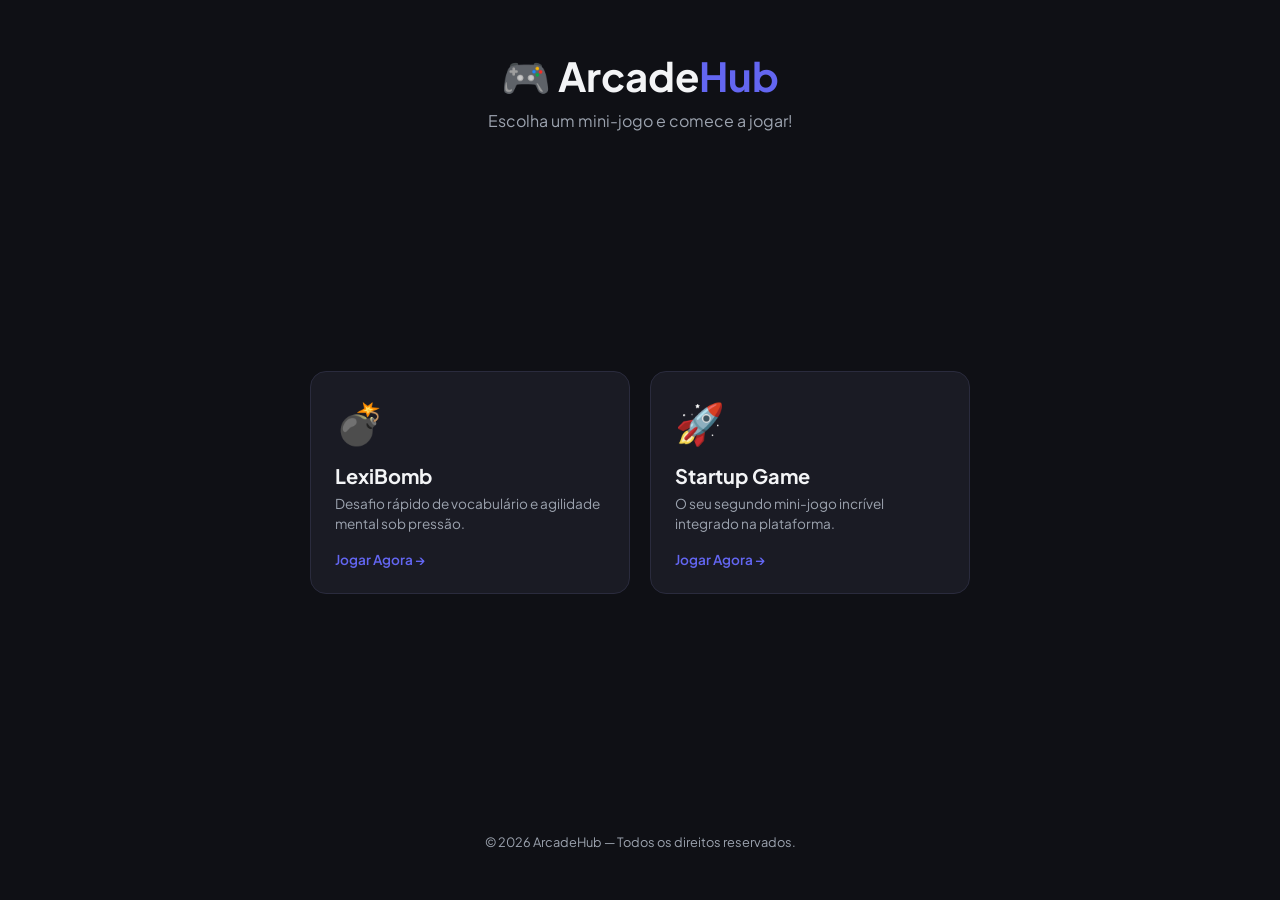
<file: index.html>
<!DOCTYPE html>
<html lang="pt-BR">
<head>
    <meta charset="UTF-8">
    <meta name="viewport" content="width=device-width, initial-scale=1.0">
    <title>ArcadeHub | Portal de Mini-Jogos</title>
    <link rel="stylesheet" href="style.css">
    <link href="https://fonts.googleapis.com/css2?family=Plus+Jakarta+Sans:wght@400;600;700&display=swap" rel="stylesheet">
</head>
<body>

    <header class="portal-header">
        <h1>🎮 Arcade<span>Hub</span></h1>
        <p>Escolha um mini-jogo e comece a jogar!</p>
    </header>

    <main class="portal-grid">
        
        <!-- CARD DO LEXIBOMB -->
        <a href="games/lexibomb/index.html" class="game-card">
            <div class="card-icon">💣</div>
            <div class="card-info">
                <h3>LexiBomb</h3>
                <p>Desafio rápido de vocabulário e agilidade mental sob pressão.</p>
                <span class="play-btn">Jogar Agora →</span>
            </div>
        </a>

        <!-- CARD DO SEU SEGUNDO JOGO (MEU-JOGO-STARTUP) -->
        <a href="games/meu-jogo-startup/index.html" class="game-card">
            <div class="card-icon">🚀</div>
            <div class="card-info">
                <h3>Startup Game</h3>
                <p>O seu segundo mini-jogo incrível integrado na plataforma.</p>
                <span class="play-btn">Jogar Agora →</span>
            </div>
        </a>

    </main>

    <footer class="portal-footer">
        <p>&copy; 2026 ArcadeHub — Todos os direitos reservados.</p>
    </footer>

</body>
</html>
</file>
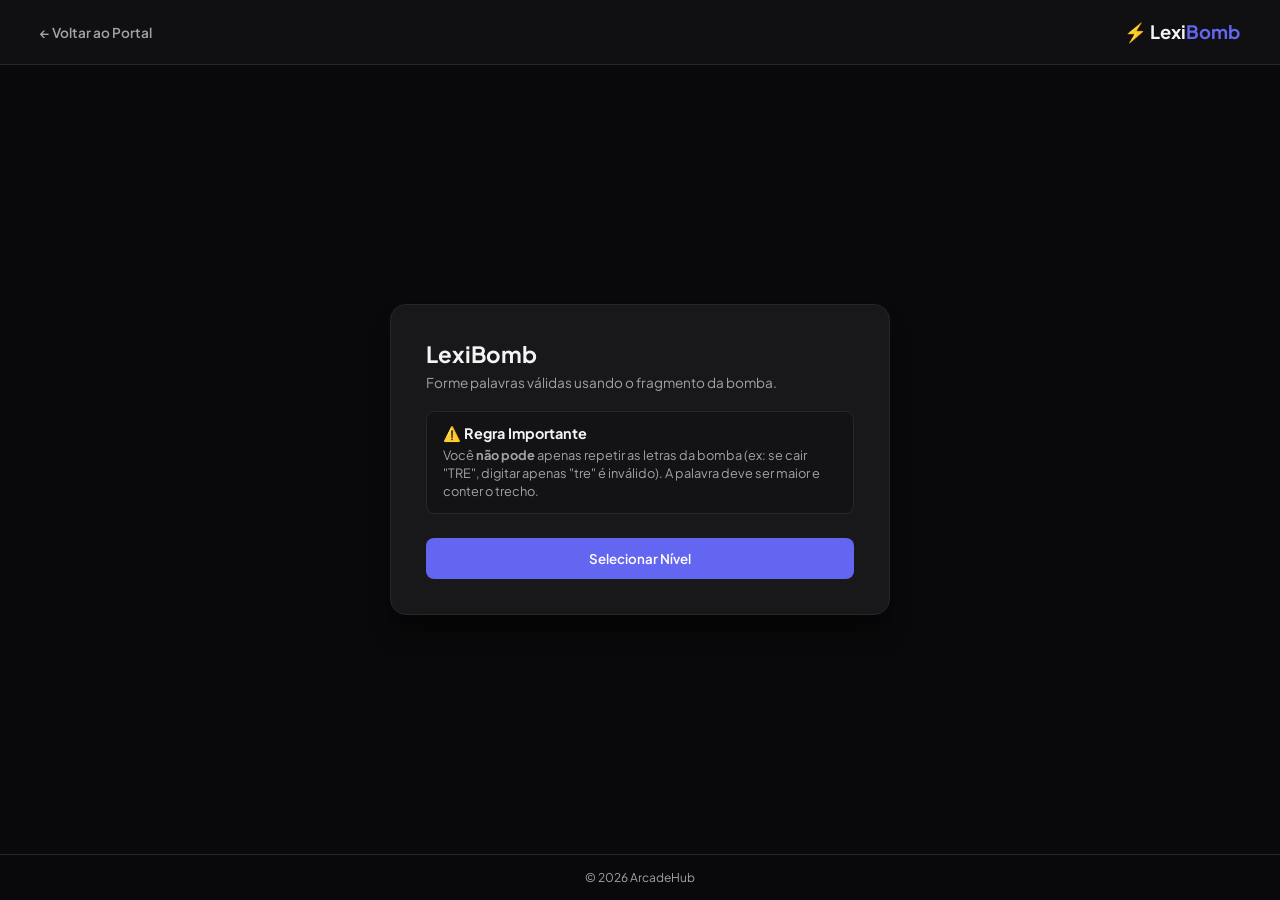
<file: games/lexibomb/index.html>
<!DOCTYPE html>
<html lang="pt-BR">
<head>
    <meta charset="UTF-8">
    <meta name="viewport" content="width=device-width, initial-scale=1.0">
    <title>LexiBomb | ArcadeHub</title>
    <link rel="stylesheet" href="style.css">
    <link href="https://fonts.googleapis.com/css2?family=Plus+Jakarta+Sans:wght@400;500;600;700&display=swap" rel="stylesheet">
</head>
<body>

    <div class="site-wrapper">
        <header class="navbar">
            <a href="../../index.html" class="back-home">← Voltar ao Portal</a>
            <div class="logo">⚡ Lexi<span>Bomb</span></div>
        </header>

        <main class="main-container">
            <!-- TELA 1: INTRODUÇÃO -->
            <section id="intro-screen" class="card screen active">
                <div class="card-header">
                    <h2>LexiBomb</h2>
                    <p>Forme palavras válidas usando o fragmento da bomba.</p>
                </div>
                <div class="info-grid">
                    <div class="info-item">
                        <h4>⚠️ Regra Importante</h4>
                        <p>Você <strong>não pode</strong> apenas repetir as letras da bomba (ex: se cair "TRE", digitar apenas "tre" é inválido). A palavra deve ser maior e conter o trecho.</p>
                    </div>
                </div>
                <button class="btn-primary" id="goToDiffBtn">Selecionar Nível</button>
            </section>

            <!-- TELA 2: MENU DE FASES -->
            <section id="menu-screen" class="card screen">
                <div class="card-header">
                    <h2>Módulos de Desafio</h2>
                    <p>Supere as metas para avançar.</p>
                </div>
                <div class="levels-grid">
                    <button class="level-card" data-diff="basico"><span class="lvl-title">Básico</span><span class="lvl-desc">14s • Meta: 5</span><span class="lvl-status">Disponível</span></button>
                    <button class="level-card" id="btn-medio" data-diff="medio" disabled><span class="lvl-title">Médio</span><span class="lvl-desc">9s • Meta: 8</span><span class="lvl-status">Bloqueado 🔒</span></button>
                    <button class="level-card" id="btn-dificil" data-diff="dificil" disabled><span class="lvl-title">Difícil</span><span class="lvl-desc">6s • Meta: 12</span><span class="lvl-status">Bloqueado 🔒</span></button>
                    <button class="level-card" id="btn-impossivel" data-diff="impossivel" disabled><span class="lvl-title">Impossível</span><span class="lvl-desc">4s • Meta: 15</span><span class="lvl-status">Bloqueado 🔒</span></button>
                </div>
                <button class="btn-text" id="backToIntroBtn">← Voltar</button>
            </section>

            <!-- TELA 3: JOGO -->
            <section id="game-screen" class="card screen">
                <div class="game-top-bar">
                    <div class="session-info">Fase: <span id="currentLevelName">Básico</span></div>
                    <div class="session-info">Progresso: <span id="scoreCount">0</span> / <span id="targetCount">5</span></div>
                </div>

                <div class="challenge-box">
                    <div class="bomb-icon">💣</div>
                    <div class="fragment-display" id="syllableDisplay">--</div>
                    <p class="fragment-hint">Escreva uma palavra que contenha este trecho</p>
                </div>

                <div class="timer-track"><div class="timer-fill" id="timerBar"></div></div>

                <div class="input-area">
                    <input type="text" id="wordInput" placeholder="Digite e pressione Enter..." autocomplete="off" spellcheck="false">
                </div>

                <div class="history-container">
                    <span class="history-label">Palavras aceitas:</span>
                    <div class="history-tags" id="historyTags"><span class="empty-history">Nenhuma palavra...</span></div>
                </div>

                <button class="btn-text danger" id="backToMenuBtn" style="margin-top: 15px;">Abandonar Partida</button>
            </section>
        </main>
        
        <footer class="footer"><p>&copy; 2026 ArcadeHub</p></footer>
    </div>
    <script src="script.js"></script>
</body>
</html>
</file>
<file: style.css>
:root {
    --bg: #0f1015;
    --card-bg: #1a1b24;
    --border: #2a2b3d;
    --primary: #6366f1;
    --text: #f3f4f6;
    --muted: #9ca3af;
}

* { box-sizing: border-box; margin: 0; padding: 0; font-family: 'Plus Jakarta Sans', sans-serif; }

body {
    background-color: var(--bg);
    color: var(--text);
    display: flex;
    flex-direction: column;
    min-height: 100vh;
    justify-content: space-between;
    align-items: center;
    padding: 50px 20px;
}

.portal-header { text-align: center; margin-bottom: 40px; }
.portal-header h1 { font-size: 2.5rem; font-weight: 700; }
.portal-header h1 span { color: var(--primary); }
.portal-header p { color: var(--muted); margin-top: 8px; }

.portal-grid {
    display: grid;
    grid-template-columns: repeat(auto-fit, minmax(280px, 320px));
    gap: 20px;
    width: 100%;
    max-width: 800px;
    justify-content: center;
}

.game-card {
    background: var(--card-bg);
    border: 1px solid var(--border);
    border-radius: 16px;
    padding: 24px;
    text-decoration: none;
    color: inherit;
    display: flex;
    flex-direction: column;
    gap: 15px;
    transition: transform 0.2s, border-color 0.2s;
}

.game-card:not(.disabled):hover {
    transform: translateY(-5px);
    border-color: var(--primary);
}

.game-card.disabled { opacity: 0.5; cursor: not-allowed; }
.card-icon { font-size: 40px; }
.card-info h3 { font-size: 1.25rem; margin-bottom: 6px; }
.card-info p { font-size: 0.85rem; color: var(--muted); margin-bottom: 15px; line-height: 1.4; }
.play-btn { font-size: 0.85rem; font-weight: 600; color: var(--primary); }
.portal-footer { color: var(--muted); font-size: 0.8rem; margin-top: 40px; }
</file>
<file: games/lexibomb/style.css>
:root {
    --bg-site: #09090b; --card-bg: #18181b; --border-color: #27272a;
    --primary: #6366f1; --primary-hover: #4f46e5; --success: #10b981;
    --danger: #ef4444; --text-main: #f4f4f5; --text-muted: #a1a1aa;
}
* { box-sizing: border-box; margin: 0; padding: 0; font-family: 'Plus Jakarta Sans', sans-serif; }
body { background-color: var(--bg-site); color: var(--text-main); display: flex; flex-direction: column; min-height: 100vh; }
.site-wrapper { display: flex; flex-direction: column; min-height: 100vh; justify-content: space-between; }
.navbar { display: flex; justify-content: space-between; align-items: center; padding: 20px 40px; border-bottom: 1px solid var(--border-color); background: rgba(24, 24, 27, 0.5); }
.back-home { color: var(--text-muted); text-decoration: none; font-size: 0.85rem; font-weight: 600; transition: color 0.2s; }
.back-home:hover { color: var(--text-main); }
.logo { font-size: 1.15rem; font-weight: 700; }
.logo span { color: var(--primary); }
.main-container { display: flex; justify-content: center; align-items: center; flex: 1; padding: 30px; }
.card { display: none; background: var(--card-bg); border: 1px solid var(--border-color); border-radius: 16px; padding: 35px; width: 100%; max-width: 500px; box-shadow: 0 20px 25px -5px rgba(0, 0, 0, 0.5); }
.card.active { display: block; animation: fadeIn 0.3s ease; }
@keyframes fadeIn { from { opacity: 0; transform: scale(0.97); } to { opacity: 1; transform: scale(1); } }
.card-header h2 { font-size: 1.4rem; font-weight: 700; margin-bottom: 6px; }
.card-header p { color: var(--text-muted); font-size: 0.85rem; margin-bottom: 20px; }
.info-grid { display: flex; flex-direction: column; gap: 12px; margin-bottom: 24px; }
.info-item { background: rgba(0, 0, 0, 0.2); border: 1px solid var(--border-color); padding: 12px 16px; border-radius: 8px; }
.info-item h4 { font-size: 0.9rem; color: var(--text-main); margin-bottom: 4px; }
.info-item p { font-size: 0.8rem; color: var(--text-muted); margin: 0; line-height: 1.4; }
.btn-primary { width: 100%; background: var(--primary); color: white; border: none; padding: 12px; border-radius: 8px; font-weight: 600; cursor: pointer; transition: background 0.2s; }
.btn-primary:hover { background: var(--primary-hover); }
.btn-text { background: none; border: none; color: var(--text-muted); font-size: 0.85rem; cursor: pointer; margin-top: 15px; display: inline-block; }
.btn-text:hover { color: var(--text-main); }
.btn-text.danger:hover { color: var(--danger); }
.levels-grid { display: flex; flex-direction: column; gap: 10px; }
.level-card { background: rgba(0, 0, 0, 0.2); border: 1px solid var(--border-color); border-radius: 10px; padding: 14px 18px; text-align: left; cursor: pointer; display: flex; flex-direction: column; gap: 2px; transition: 0.2s; }
.level-card:not(:disabled):hover { border-color: var(--primary); background: rgba(99, 102, 241, 0.05); }
.level-card:disabled { opacity: 0.4; cursor: not-allowed; }
.lvl-title { font-weight: 700; font-size: 0.95rem; color: var(--text-main); }
.lvl-desc { font-size: 0.75rem; color: var(--text-muted); }
.lvl-status { font-size: 0.7rem; font-weight: 600; color: var(--success); margin-top: 2px; }
.game-top-bar { display: flex; justify-content: space-between; font-size: 0.8rem; color: var(--text-muted); margin-bottom: 16px; border-bottom: 1px solid var(--border-color); padding-bottom: 10px; }
.session-info span { color: var(--text-main); font-weight: 600; }
.challenge-box { text-align: center; background: rgba(0, 0, 0, 0.3); border: 1px solid var(--border-color); border-radius: 10px; padding: 20px; margin-bottom: 16px; }
.bomb-icon { font-size: 36px; margin-bottom: 4px; }
.fragment-display { font-size: 2rem; font-weight: 700; color: var(--primary); letter-spacing: 3px; margin-bottom: 4px; }
.fragment-hint { font-size: 0.75rem; color: var(--text-muted); }
.timer-track { width: 100%; height: 6px; background: rgba(0,0,0,0.4); border-radius: 3px; overflow: hidden; margin-bottom: 16px; }
.timer-fill { height: 100%; width: 100%; background: var(--primary); transition: width 0.05s linear; }
.input-area input { width: 100%; background: rgba(0, 0, 0, 0.4); border: 1px solid var(--border-color); border-radius: 8px; padding: 12px; font-size: 1rem; color: white; text-align: center; outline: none; }
.input-area input:focus { border-color: var(--primary); }
.history-container { margin-top: 15px; background: rgba(0,0,0,0.15); border: 1px solid var(--border-color); border-radius: 8px; padding: 10px; text-align: left; max-height: 80px; overflow-y: auto; }
.history-label { font-size: 0.7rem; color: var(--text-muted); display: block; margin-bottom: 4px; }
.history-tags { display: flex; flex-wrap: wrap; gap: 5px; }
.empty-history { font-size: 0.75rem; color: #52525b; font-style: italic; }
.word-tag { background: rgba(16, 185, 129, 0.1); border: 1px solid rgba(16, 185, 129, 0.3); color: var(--success); font-size: 0.7rem; font-weight: 600; padding: 2px 6px; border-radius: 4px; }
.footer { text-align: center; padding: 15px; border-top: 1px solid var(--border-color); font-size: 0.75rem; color: var(--text-muted); }
</file>
